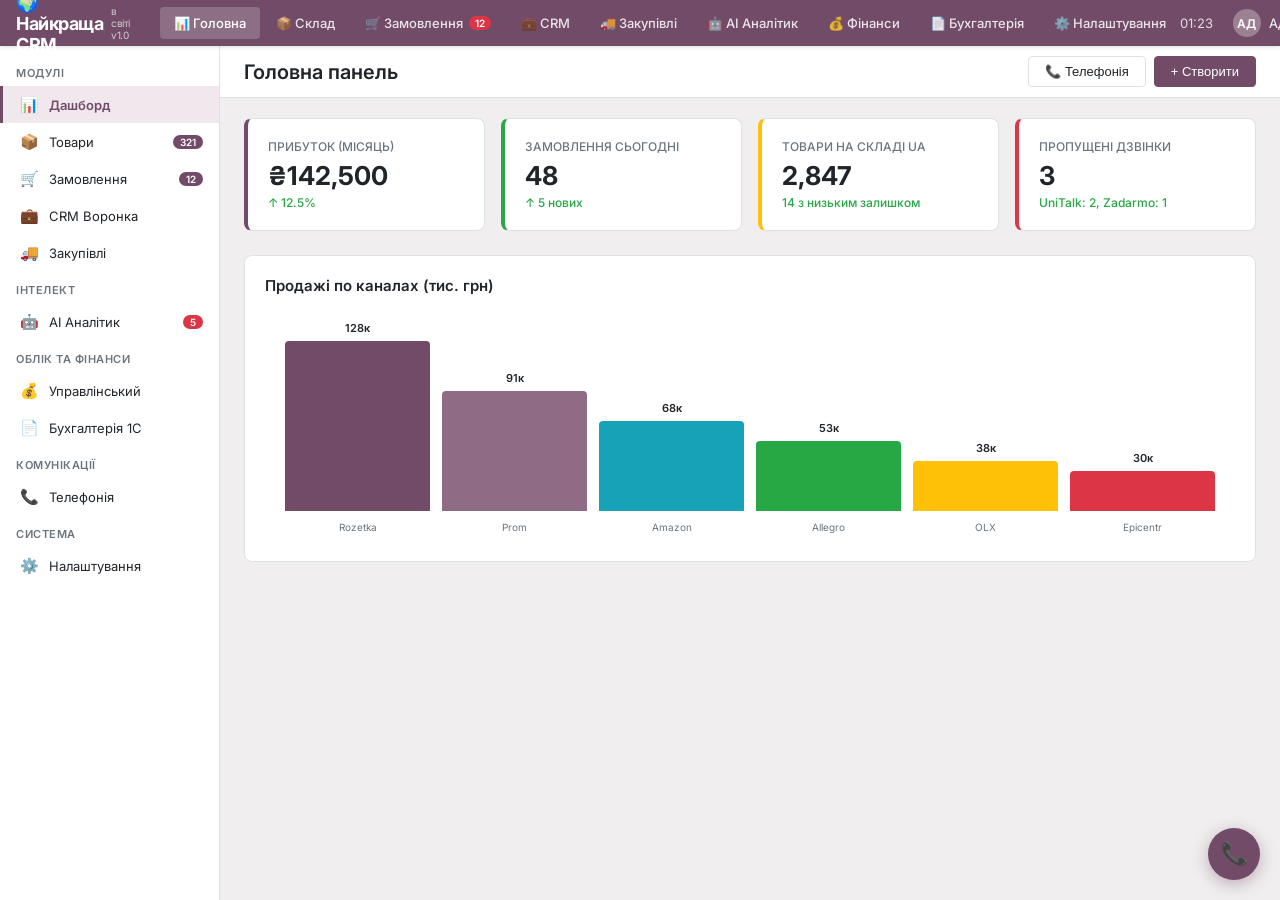
<file: index.html>
<!DOCTYPE html>
<html lang="uk">
<head>
<meta charset="UTF-8">
<meta name="viewport" content="width=device-width, initial-scale=1.0">
<title>Найкраща CRM в світі</title>
<link rel="stylesheet" href="styles.css">
</head>
<body>
<!-- NAVBAR -->
<nav class="o-navbar">
<div class="o-mobile-menu-btn" onclick="toggleSidebar()">☰</div>
<div class="o-navbar-brand">🌍 Найкраща CRM <span>в світі v1.0</span></div>
<div class="o-nav-items">
<div class="o-nav-item active" data-page="page-dashboard" onclick="showPage('page-dashboard')">📊 Головна</div>
<div class="o-nav-item" data-page="page-products" onclick="showPage('page-products')">📦 Склад</div>
<div class="o-nav-item" data-page="page-orders" onclick="showPage('page-orders')">🛒 Замовлення <span class="o-nav-badge">12</span></div>
<div class="o-nav-item" data-page="page-crm" onclick="showPage('page-crm')">💼 CRM</div>
<div class="o-nav-item" data-page="page-purchases" onclick="showPage('page-purchases')">🚚 Закупівлі</div>
<div class="o-nav-item" data-page="page-ai" onclick="showPage('page-ai')">🤖 AI Аналітик</div>
<div class="o-nav-item" data-page="page-finance" onclick="showPage('page-finance')">💰 Фінанси</div>
<div class="o-nav-item" data-page="page-accounting" onclick="showPage('page-accounting')">📄 Бухгалтерія</div>
<div class="o-nav-item" data-page="page-settings" onclick="showPage('page-settings')">⚙️ Налаштування</div>
</div>
<div class="o-nav-right">
<span id="live-clock" style="color:#fff;font-size:13px;opacity:0.8"></span>
<div class="o-user-menu"><div class="o-user-avatar">АД</div><span style="font-size:13px">Адмін</span></div>
</div>
</nav>

<!-- SIDEBAR -->
<aside class="o-sidebar">
<div class="o-sidebar-section">Модулі</div>
<div class="o-sidebar-item active" data-page="page-dashboard" onclick="showPage('page-dashboard')"><span class="o-sidebar-icon">📊</span><span>Дашборд</span></div>
<div class="o-sidebar-item" data-page="page-products" onclick="showPage('page-products')"><span class="o-sidebar-icon">📦</span><span>Товари</span><span class="o-sidebar-badge">321</span></div>
<div class="o-sidebar-item" data-page="page-orders" onclick="showPage('page-orders')"><span class="o-sidebar-icon">🛒</span><span>Замовлення</span><span class="o-sidebar-badge">12</span></div>
<div class="o-sidebar-item" data-page="page-crm" onclick="showPage('page-crm')"><span class="o-sidebar-icon">💼</span><span>CRM Воронка</span></div>
<div class="o-sidebar-item" data-page="page-purchases" onclick="showPage('page-purchases')"><span class="o-sidebar-icon">🚚</span><span>Закупівлі</span></div>
<div class="o-sidebar-section">Інтелект</div>
<div class="o-sidebar-item" data-page="page-ai" onclick="showPage('page-ai')"><span class="o-sidebar-icon">🤖</span><span>AI Аналітик</span><span class="o-sidebar-badge" style="background:#DC3545">5</span></div>
<div class="o-sidebar-section">Облік та Фінанси</div>
<div class="o-sidebar-item" data-page="page-finance" onclick="showPage('page-finance')"><span class="o-sidebar-icon">💰</span><span>Управлінський</span></div>
<div class="o-sidebar-item" data-page="page-accounting" onclick="showPage('page-accounting')"><span class="o-sidebar-icon">📄</span><span>Бухгалтерія 1С</span></div>
<div class="o-sidebar-section">Комунікації</div>
<div class="o-sidebar-item" onclick="togglePhone()"><span class="o-sidebar-icon">📞</span><span>Телефонія</span></div>
<div class="o-sidebar-section">Система</div>
<div class="o-sidebar-item" data-page="page-settings" onclick="showPage('page-settings')"><span class="o-sidebar-icon">⚙️</span><span>Налаштування</span></div>
</aside>

<!-- MAIN -->
<main class="o-main">
<div class="o-control-panel">
<div class="o-breadcrumb"><span id="breadcrumb-title" class="o-breadcrumb-item">Головна панель</span></div>
<div class="o-cp-actions">
<button class="o-btn" onclick="togglePhone()">📞 Телефонія</button>
<button class="o-btn o-btn-primary">+ Створити</button>
</div>
</div>

<!-- PAGE: DASHBOARD -->
<div id="page-dashboard" class="o-page active">
<div class="o-content">
<div class="o-stats-row">
<div class="o-stat-card accent"><div class="o-stat-label">Прибуток (місяць)</div><div class="o-stat-value">₴142,500</div><div class="o-stat-sub">↑ 12.5%</div></div>
<div class="o-stat-card success"><div class="o-stat-label">Замовлення сьогодні</div><div class="o-stat-value">48</div><div class="o-stat-sub">↑ 5 нових</div></div>
<div class="o-stat-card warning"><div class="o-stat-label">Товари на складі UA</div><div class="o-stat-value">2,847</div><div class="o-stat-sub">14 з низьким залишком</div></div>
<div class="o-stat-card danger"><div class="o-stat-label">Пропущені дзвінки</div><div class="o-stat-value">3</div><div class="o-stat-sub">UniTalk: 2, Zadarmo: 1</div></div>
</div>
<div class="o-chart-container">
<div class="o-chart-title">Продажі по каналах (тис. грн)</div>
<div class="o-bar-chart" style="margin-bottom:30px">
<div class="o-bar" data-height="85" style="background:#714B67;height:0"><span class="o-bar-value">128к</span><span class="o-bar-label">Rozetka</span></div>
<div class="o-bar" data-height="60" style="background:#8F6B85;height:0"><span class="o-bar-value">91к</span><span class="o-bar-label">Prom</span></div>
<div class="o-bar" data-height="45" style="background:#17A2B8;height:0"><span class="o-bar-value">68к</span><span class="o-bar-label">Amazon</span></div>
<div class="o-bar" data-height="35" style="background:#28A745;height:0"><span class="o-bar-value">53к</span><span class="o-bar-label">Allegro</span></div>
<div class="o-bar" data-height="25" style="background:#FFC107;height:0"><span class="o-bar-value">38к</span><span class="o-bar-label">OLX</span></div>
<div class="o-bar" data-height="20" style="background:#DC3545;height:0"><span class="o-bar-value">30к</span><span class="o-bar-label">Epicentr</span></div>
</div>
</div>
</div>
</div>

<!-- PAGE: PRODUCTS -->
<div id="page-products" class="o-page">
<div class="o-content">
<div class="o-table-wrap">
<div class="o-table-header"><span class="o-table-title">Товари — Повний звіт (11 колонок з вашого Excel)</span><input class="o-search-box" id="product-search" placeholder="Пошук по артикулу або назві..." oninput="filterProducts()"></div>
<div style="overflow-x:auto">
<table class="o-table"><thead><tr><th>Код 1С</th><th>Артикул</th><th>Номенклатура</th><th>К-сть продано</th><th>Виручка з ПДВ</th><th>Собів-ть з ПДВ</th><th>Валовий прибуток</th><th>Рентаб. %</th><th>Собів-ть (1 шт)</th><th>Ціна продажу</th><th>Залишок</th></tr></thead>
<tbody id="products-tbody">
<tr><td>100002057</td><td>ВА-1</td><td>Вугілля активоване кокосове (1000 г)</td><td>3</td><td>345.00 ₴</td><td>218.63 ₴</td><td><span class="o-margin-good">126.37 ₴</span></td><td><span class="o-margin-good">36.63%</span></td><td>72.88 ₴</td><td>115.00 ₴</td><td><span class="o-stock-ua">UA:300</span> <span class="o-stock-pl">PL:45</span></td></tr>
<tr><td>100000524</td><td>HRDTY48-D</td><td>Дріжджі спиртові турбо Hot Rod 48 на 25 л</td><td>10</td><td>740.00 ₴</td><td>678.75 ₴</td><td><span class="o-margin-bad">61.25 ₴</span></td><td><span class="o-margin-bad">8.28%</span></td><td>67.88 ₴</td><td>74.00 ₴</td><td><span class="o-stock-ua">UA:21</span> <span class="o-stock-pl">PL:150</span></td></tr>
<tr><td>100003891</td><td>BN-882</td><td>Набір для бродіння Pro</td><td>5</td><td>6,250.00 ₴</td><td>4,750.00 ₴</td><td><span class="o-margin-good">1,500.00 ₴</span></td><td><span class="o-margin-good">24.00%</span></td><td>950.00 ₴</td><td>1,250.00 ₴</td><td><span class="o-stock-ua" style="color:var(--odoo-danger)">UA:4</span> <span class="o-stock-pl">PL:0</span></td></tr>
<tr><td>100001122</td><td>DST-500</td><td>Дистилятор мідний 500 мл</td><td>2</td><td>6,400.00 ₴</td><td>4,200.00 ₴</td><td><span class="o-margin-good">2,200.00 ₴</span></td><td><span class="o-margin-good">34.38%</span></td><td>2,100.00 ₴</td><td>3,200.00 ₴</td><td><span class="o-stock-ua">UA:18</span> <span class="o-stock-pl">PL:7</span></td></tr>
<tr><td>100004556</td><td>FLT-10</td><td>Фільтр вугільний 10 л</td><td>8</td><td>2,320.00 ₴</td><td>1,440.00 ₴</td><td><span class="o-margin-good">880.00 ₴</span></td><td><span class="o-margin-good">37.93%</span></td><td>180.00 ₴</td><td>290.00 ₴</td><td><span class="o-stock-ua">UA:56</span> <span class="o-stock-pl">PL:23</span></td></tr>
</tbody></table>
</div>
</div>
</div>
</div>

<!-- PAGE: ORDERS -->
<div id="page-orders" class="o-page">
<div class="o-content">
<div class="o-table-wrap">
<div class="o-table-header"><span class="o-table-title">Замовлення з усіх каналів</span><input class="o-search-box" id="order-search" placeholder="Пошук..." oninput="filterOrders()"></div>
<table class="o-table"><thead><tr><th>ID</th><th>Джерело</th><th>Клієнт</th><th>Товар</th><th>Сума</th><th>Статус</th><th>Дата</th></tr></thead>
<tbody id="orders-tbody">
<tr><td>#AMZ-9842</td><td><span class="o-badge" style="background:#FF990022;color:#FF9900">Amazon</span></td><td>Klaus M.</td><td>Дистилятор мідний 500 мл</td><td>€89.00</td><td><span class="o-badge o-badge-new">Нове</span></td><td>23.04.2026</td></tr>
<tr><td>#RZK-20349</td><td><span class="o-badge" style="background:#00A04622;color:#00A046">Rozetka</span></td><td>Іванов С.</td><td>Вугілля активоване (1000 г) ×3</td><td>₴1,450</td><td><span class="o-badge o-badge-process">Обробка</span></td><td>23.04.2026</td></tr>
<tr><td>#PRM-8811</td><td><span class="o-badge" style="background:#2196F322;color:#2196F3">Prom</span></td><td>Петренко О.</td><td>Набір для бродіння Pro</td><td>₴1,250</td><td><span class="o-badge o-badge-done">Відправлено</span></td><td>22.04.2026</td></tr>
<tr><td>#ALG-5512</td><td><span class="o-badge" style="background:#FF5A0022;color:#FF5A00">Allegro</span></td><td>Kowalski J.</td><td>Фільтр вугільний 10 л</td><td>85 zł</td><td><span class="o-badge o-badge-new">Нове</span></td><td>23.04.2026</td></tr>
<tr><td>#OLX-3321</td><td><span class="o-badge" style="background:#00234822;color:#002348">OLX</span></td><td>Ковальчук М.</td><td>Дріжджі Hot Rod 48 ×5</td><td>₴370</td><td><span class="o-badge o-badge-process">Обробка</span></td><td>22.04.2026</td></tr>
</tbody></table>
</div>
</div>
</div>

<!-- PAGE: CRM KANBAN -->
<div id="page-crm" class="o-page">
<div class="o-content">
<div class="o-kanban-board">
<div class="o-kanban-column"><div class="o-kanban-col-header">Нові ліди <span class="o-kanban-col-count">3</span></div><div class="o-kanban-col-body">
<div class="o-kanban-card"><div class="o-kanban-card-title">ТОВ «Пивовар»</div><div class="o-kanban-card-sub">Запит на обладнання для пивоварні</div><div class="o-kanban-card-amount">₴48,000</div><div class="o-kanban-card-tag">Опт</div></div>
<div class="o-kanban-card"><div class="o-kanban-card-title">Kowalski Sp.</div><div class="o-kanban-card-sub">Allegro — набори для бродіння</div><div class="o-kanban-card-amount">2,400 zł</div><div class="o-kanban-card-tag">Польща</div></div>
<div class="o-kanban-card"><div class="o-kanban-card-title">Сидоренко А.</div><div class="o-kanban-card-sub">Дзвінок з Rozetka, хоче опт</div><div class="o-kanban-card-amount">₴12,000</div><div class="o-kanban-card-tag">Роздріб→Опт</div></div>
</div></div>
<div class="o-kanban-column"><div class="o-kanban-col-header">Переговори <span class="o-kanban-col-count">2</span></div><div class="o-kanban-col-body">
<div class="o-kanban-card"><div class="o-kanban-card-title">FermentPro GmbH</div><div class="o-kanban-card-sub">Amazon DE — постійне постачання</div><div class="o-kanban-card-amount">€5,200/міс</div><div class="o-kanban-card-tag">B2B</div></div>
<div class="o-kanban-card"><div class="o-kanban-card-title">«Напої Львова»</div><div class="o-kanban-card-sub">Дистилятори + фільтри</div><div class="o-kanban-card-amount">₴86,000</div><div class="o-kanban-card-tag">Опт</div></div>
</div></div>
<div class="o-kanban-column"><div class="o-kanban-col-header">Рахунок виставлено <span class="o-kanban-col-count">1</span></div><div class="o-kanban-col-body">
<div class="o-kanban-card"><div class="o-kanban-card-title">ТОВ «Хмільна Країна»</div><div class="o-kanban-card-sub">Повний комплект обладнання</div><div class="o-kanban-card-amount">₴124,000</div><div class="o-kanban-card-tag">Опт</div></div>
</div></div>
<div class="o-kanban-column"><div class="o-kanban-col-header">Виграно ✓ <span class="o-kanban-col-count">4</span></div><div class="o-kanban-col-body">
<div class="o-kanban-card" style="border-left:3px solid #28A745"><div class="o-kanban-card-title">Bierhaus Berlin</div><div class="o-kanban-card-sub">Amazon DE — разова закупка</div><div class="o-kanban-card-amount">€3,100</div></div>
<div class="o-kanban-card" style="border-left:3px solid #28A745"><div class="o-kanban-card-title">ФОП Мельник</div><div class="o-kanban-card-sub">Prom — обладнання</div><div class="o-kanban-card-amount">₴28,500</div></div>
</div></div>
</div>
</div>
</div>

<!-- PAGE: PURCHASES -->
<div id="page-purchases" class="o-page">
<div class="o-content">
<div class="o-table-wrap">
<div class="o-table-header"><span class="o-table-title">Замовлення постачальникам</span><button class="o-btn o-btn-primary" style="margin-left:auto">+ Нове замовлення</button></div>
<table class="o-table"><thead><tr><th>№</th><th>Постачальник</th><th>Товари</th><th>Сума</th><th>Статус</th><th>Очікувана дата</th></tr></thead>
<tbody>
<tr><td>PO-2026-041</td><td>China Direct Ltd.</td><td>Дистилятори мідні ×50</td><td>$4,200</td><td><div class="o-purchase-status"><span class="o-status-dot yellow"></span> В дорозі</div></td><td>28.04.2026</td></tr>
<tr><td>PO-2026-040</td><td>ТОВ «ХімРесурс»</td><td>Вугілля кокосове ×200 кг</td><td>₴18,400</td><td><div class="o-purchase-status"><span class="o-status-dot green"></span> Доставлено</div></td><td>20.04.2026</td></tr>
<tr><td>PO-2026-039</td><td>Ferment Supply PL</td><td>Дріжджі Hot Rod ×500 шт</td><td>8,500 zł</td><td><div class="o-purchase-status"><span class="o-status-dot red"></span> Затримка!</div></td><td>15.04.2026</td></tr>
</tbody></table>
</div>
</div>
</div>

<!-- PAGE: SETTINGS -->
<div id="page-settings" class="o-page">
<div class="o-content">
<div class="o-settings-grid">
<div class="o-settings-card">
<h3>👥 Користувачі та ролі</h3>
<table class="o-table"><thead><tr><th>Ім'я</th><th>Email</th><th>Роль</th><th>Регіон</th></tr></thead>
<tbody>
<tr><td>Власник</td><td>admin@bigcat.ua</td><td><span class="o-badge o-badge-process">Адмін</span></td><td>UA + PL</td></tr>
<tr><td>Олена К.</td><td>olena@bigcat.ua</td><td><span class="o-badge o-badge-done">Менеджер</span></td><td>UA</td></tr>
<tr><td>Marek W.</td><td>marek@bigcat.pl</td><td><span class="o-badge o-badge-done">Менеджер</span></td><td>PL</td></tr>
<tr><td>Андрій Л.</td><td>andriy@bigcat.ua</td><td><span class="o-badge o-badge-new">Склад</span></td><td>UA</td></tr>
</tbody></table>
<button class="o-btn o-btn-primary" style="margin-top:12px">+ Додати користувача</button>
</div>
<div class="o-settings-card">
<h3>🔗 Інтеграції</h3>
<div class="o-form-group"><label class="o-form-label">Rozetka API</label><div class="o-purchase-status"><span class="o-status-dot green"></span> Підключено</div></div>
<div class="o-form-group"><label class="o-form-label">Prom API</label><div class="o-purchase-status"><span class="o-status-dot green"></span> Підключено</div></div>
<div class="o-form-group"><label class="o-form-label">Amazon SP-API</label><div class="o-purchase-status"><span class="o-status-dot yellow"></span> Очікує ключ</div></div>
<div class="o-form-group"><label class="o-form-label">Allegro API</label><div class="o-purchase-status"><span class="o-status-dot yellow"></span> Очікує ключ</div></div>
<div class="o-form-group"><label class="o-form-label">OLX API</label><div class="o-purchase-status"><span class="o-status-dot red"></span> Не підключено</div></div>
<div class="o-form-group"><label class="o-form-label">Epicentr API</label><div class="o-purchase-status"><span class="o-status-dot red"></span> Не підключено</div></div>
<div class="o-form-group"><label class="o-form-label">UniTalk (UA)</label><div class="o-purchase-status"><span class="o-status-dot green"></span> Активний</div></div>
<div class="o-form-group"><label class="o-form-label">Zadarmo (PL)</label><div class="o-purchase-status"><span class="o-status-dot green"></span> Активний</div></div>
</div>
</div>
</div>
</div>

<!-- PAGE: AI ANALYTICS -->
<div id="page-ai" class="o-page">
<div class="o-content">
<div class="o-stats-row">
<div class="o-stat-card danger"><div class="o-stat-label">🔴 Критичні проблеми</div><div class="o-stat-value">2</div><div class="o-stat-sub">Потребують негайної уваги</div></div>
<div class="o-stat-card warning"><div class="o-stat-label">🟡 Попередження</div><div class="o-stat-value">3</div><div class="o-stat-sub">Ризики найближчих днів</div></div>
<div class="o-stat-card success"><div class="o-stat-label">🟢 Рекомендації</div><div class="o-stat-value">4</div><div class="o-stat-sub">Можливості для зростання</div></div>
<div class="o-stat-card accent"><div class="o-stat-label">📊 Оцінка здоров'я бізнесу</div><div class="o-stat-value">7.2/10</div><div class="o-stat-sub">↑ 0.4 з минулого тижня</div></div>
</div>

<div class="ai-section"><div class="ai-section-title">🔴 Критичні проблеми</div>
<div class="ai-card ai-critical">
<div class="ai-card-header"><span class="ai-icon">⚠️</span><span class="ai-card-title">Товар BN-882 закінчиться через 2 дні</span></div>
<div class="ai-card-body">«Набір для бродіння Pro» — залишок UA: 4 шт, PL: 0 шт. При поточній швидкості продажів (2 шт/день) запас вичерпається 25.04.2026.</div>
<div class="ai-card-action"><button class="o-btn o-btn-primary" style="font-size:12px">Створити закупівлю →</button></div>
</div>
<div class="ai-card ai-critical">
<div class="ai-card-header"><span class="ai-icon">⚠️</span><span class="ai-card-title">Менеджер Олена не обробила 5 замовлень</span></div>
<div class="ai-card-body">Замовлення #RZK-20341, #PRM-8807, #OLX-3318, #RZK-20345, #PRM-8809 очікують обробки більше 24 годин. Середній час відповіді Олени зріс з 2 до 8 годин за тиждень.</div>
<div class="ai-card-action"><button class="o-btn" style="font-size:12px">Переглянути замовлення →</button></div>
</div>
</div>

<div class="ai-section"><div class="ai-section-title">🟡 Попередження</div>
<div class="ai-card ai-warning">
<div class="ai-card-header"><span class="ai-icon">📉</span><span class="ai-card-title">Маржа HRDTY48-D занадто низька: 8.3%</span></div>
<div class="ai-card-body">Дріжджі Hot Rod 48 продаються з маржою 8.3%, що нижче порогу рентабельності (15%). Рекомендація: підняти ціну з 74₴ до 85₴ (+14.9%) або знайти дешевшого постачальника.</div>
</div>
<div class="ai-card ai-warning">
<div class="ai-card-header"><span class="ai-icon">🚚</span><span class="ai-card-title">Постачальник Ferment Supply PL — 3-тя затримка поспіль</span></div>
<div class="ai-card-body">Замовлення PO-2026-039 затримано на 8 днів. Це третя затримка за останні 2 місяці. Ризик зриву поставок. Рекомендація: знайти альтернативного постачальника.</div>
</div>
<div class="ai-card ai-warning">
<div class="ai-card-header"><span class="ai-icon">📞</span><span class="ai-card-title">3 пропущені дзвінки без перезвону</span></div>
<div class="ai-card-body">UniTalk зафіксував 2 пропущені дзвінки (12:15, 14:42), Zadarmo — 1 (09:30). Жоден не був перезвонений протягом 4 годин. Потенційна втрата клієнтів.</div>
</div>
</div>

<div class="ai-section"><div class="ai-section-title">🟢 Рекомендації для зростання</div>
<div class="ai-card ai-good">
<div class="ai-card-header"><span class="ai-icon">🇵🇱</span><span class="ai-card-title">Перемістити ВА-1 на склад Польщі</span></div>
<div class="ai-card-body">Вугілля активоване продається в Польщі в 4 рази швидше, ніж в Україні. Поточний залишок PL: 45 шт. Рекомендація: перемістити 100 шт зі складу UA (300 шт) до PL.</div>
</div>
<div class="ai-card ai-good">
<div class="ai-card-header"><span class="ai-icon">📈</span><span class="ai-card-title">Rozetka — найприбутковіший канал</span></div>
<div class="ai-card-body">Rozetka генерує 35% загального прибутку при 28% витрат. Рекомендація: збільшити асортимент на Rozetka на 15-20 позицій для зростання виручки на ~₴40,000/міс.</div>
</div>
<div class="ai-card ai-good">
<div class="ai-card-header"><span class="ai-icon">💰</span><span class="ai-card-title">Дистилятор DST-500 — лідер маржі</span></div>
<div class="ai-card-body">Маржинальність 34.4% при середньому чеку ₴3,200. Цей товар приносить найбільше прибутку на одиницю. Рекомендація: запустити рекламу на Amazon DE.</div>
</div>
<div class="ai-card ai-good">
<div class="ai-card-header"><span class="ai-icon">🔄</span><span class="ai-card-title">Оптимізація цін на Allegro</span></div>
<div class="ai-card-body">Аналіз конкурентів показує, що ваші ціни на Allegro на 12% вищі за середні. Зниження на 5-7% може збільшити обсяг продажів на 25% без втрати маржі.</div>
</div>
</div>

</div>
</div>

<!-- PAGE: FINANCE -->
<div id="page-finance" class="o-page">
<div class="o-content">
<div class="o-stats-row">
<div class="o-stat-card success"><div class="o-stat-label">Чистий прибуток (P&L)</div><div class="o-stat-value">₴98,420</div><div class="o-stat-sub">Метод FIFO (як в 1С)</div></div>
<div class="o-stat-card accent"><div class="o-stat-label">Каса та Рахунки</div><div class="o-stat-value">₴412,000</div><div class="o-stat-sub">UA: 280к, PL: 15к zł</div></div>
<div class="o-stat-card warning"><div class="o-stat-label">Дебіторка (Нам винні)</div><div class="o-stat-value">₴156,000</div><div class="o-stat-sub">Очікуємо від Amazon/Rozetka</div></div>
<div class="o-stat-card danger"><div class="o-stat-label">Кредиторка (Ми винні)</div><div class="o-stat-value">₴84,000</div><div class="o-stat-sub">Постачальникам та логістиці</div></div>
</div>

<div class="o-grid-2">
<div class="o-settings-card">
<h3>📊 Звіт про прибутки та збитки (P&L)</h3>
<table class="o-table">
<thead><tr><th>Стаття</th><th>Сума (грн)</th><th>% від виручки</th></tr></thead>
<tbody>
<tr><td><b>Виручка від продажів</b></td><td><b>₴452,000</b></td><td>100%</td></tr>
<tr style="color:#666"><td>Собівартість (COGS)</td><td>-₴284,500</td><td>62.9%</td></tr>
<tr><td><b>Валовий прибуток</b></td><td><b>₴167,500</b></td><td>37.1%</td></tr>
<tr style="color:#666"><td>Операційні витрати (Оренда, з/п)</td><td>-₴45,000</td><td>9.9%</td></tr>
<tr style="color:#666"><td>Логістика (НП, InPost)</td><td>-₴18,400</td><td>4.1%</td></tr>
<tr style="color:#666"><td>Комісії маркетплейсів</td><td>-₴5,680</td><td>1.3%</td></tr>
<hr>
<tr style="background:#f8f9fa; font-weight:700"><td>ЧИСТИЙ ПРИБУТОК</td><td>₴98,420</td><td>21.8%</td></tr>
</tbody>
</table>
</div>

<div class="o-settings-card">
<h3>🌍 Баланс по маркетплейсах (Дебіторка)</h3>
<table class="o-table">
<thead><tr><th>Маркетплейс</th><th>Валюта</th><th>До виплати</th><th>Еквівалент грн</th></tr></thead>
<tbody>
<tr><td>Amazon DE</td><td>€2,450</td><td>Очікує</td><td>₴102,900</td></tr>
<tr><td>Allegro PL</td><td>3,200 zł</td><td>Очікує</td><td>₴31,360</td></tr>
<tr><td>Rozetka</td><td>₴15,400</td><td>Виплата 25.04</td><td>₴15,400</td></tr>
<tr><td>Prom.ua</td><td>₴6,340</td><td>Активно</td><td>₴6,340</td></tr>
</tbody>
</table>
<button class="o-btn" style="margin-top:10px">Звірка залишків з 1С →</button>
</div>
</div>

<div class="o-settings-card" style="margin-top:20px">
<h3>👥 Розрахунок зарплати (Бонуси від прибутку)</h3>
<table class="o-table">
<thead><tr><th>Менеджер</th><th>Валовий прибуток</th><th>% бонуса</th><th>Сума бонуса</th><th>Статус</th></tr></thead>
<tbody>
<tr><td>Олена К. (UA)</td><td>₴86,400</td><td>5%</td><td>₴4,320</td><td><span class="o-badge o-badge-process">Розраховано</span></td></tr>
<tr><td>Marek W. (PL)</td><td>6,800 zł</td><td>3%</td><td>204 zł</td><td><span class="o-badge o-badge-done">Виплачено</span></td></tr>
</tbody>
</table>
</div>
</div>
</div>

<!-- PAGE: ACCOUNTING -->
<div id="page-accounting" class="o-page">
<div class="o-content">

<!-- Bank Sync -->
<div class="o-settings-card" style="margin-bottom: 20px;">
<div style="display:flex; justify-content:space-between; align-items:center; margin-bottom:15px;">
    <h3 style="margin:0;">🏦 Банк-клієнт (Авто-рознесення платежів)</h3>
    <button class="o-btn o-btn-primary">↻ Синхронізувати API банків</button>
</div>
<p style="font-size:13px; color:#666; margin-bottom:15px;">Пряма інтеграція. Забудьте про ручний експорт/імпорт CSV виписок як в 1С.</p>
<table class="o-table">
<thead><tr><th>Дата</th><th>Банк</th><th>Контрагент / Призначення</th><th>Сума</th><th>Статус рознесення</th></tr></thead>
<tbody>
<tr><td>Сьогодні 10:15</td><td><span class="o-badge" style="background:#000;color:#fff">Monobank</span></td><td>ФОП Іванов / Оплата за рахунком №45</td><td><span class="o-margin-good">+₴14,500</span></td><td><span class="o-badge o-badge-done">Зв'язано з Замовленням #PRM-8811</span></td></tr>
<tr><td>Сьогодні 09:30</td><td><span class="o-badge" style="background:#8AC832;color:#fff">ПриватБанк</span></td><td>ТОВ "Нова Пошта" / Логістичні послуги</td><td><span class="o-margin-bad">-₴2,340</span></td><td><span class="o-badge o-badge-process">Рознесено у Витрати (Логістика)</span></td></tr>
<tr><td>Вчора 18:00</td><td><span class="o-badge" style="background:#E3000F;color:#fff">mBank PL</span></td><td>Allegro sp. z o.o. / Виплата</td><td><span class="o-margin-good">+3,200 zł</span></td><td><span class="o-badge o-badge-done">Зв'язано з Дебіторкою</span></td></tr>
</tbody>
</table>
</div>

<!-- Primary Documents -->
<div class="o-settings-card" style="margin-bottom: 20px;">
<div style="display:flex; justify-content:space-between; align-items:center; margin-bottom:15px;">
    <h3 style="margin:0;">📄 Реєстр первинних документів (Заміна 1С)</h3>
    <div>
        <button class="o-btn">+ Рахунок-фактура</button>
        <button class="o-btn">+ Видаткова накладна</button>
        <button class="o-btn">+ Акт звірки</button>
    </div>
</div>
<table class="o-table">
<thead><tr><th>№ Документа</th><th>Тип</th><th>Контрагент</th><th>Сума</th><th>ЕДО (Вчасно/Paperless)</th><th>Дія</th></tr></thead>
<tbody>
<tr><td>ВН-00124</td><td>Видаткова накладна</td><td>ТОВ "Пивоварня"</td><td>₴48,000</td><td><span class="o-badge o-badge-done">Підписано КЕП</span></td><td><button class="o-btn" style="padding:2px 8px;font-size:11px">PDF</button></td></tr>
<tr><td>РХ-00892</td><td>Рахунок-фактура</td><td>ФОП Петренко</td><td>₴12,500</td><td><span class="o-badge o-badge-process">Відправлено клієнту</span></td><td><button class="o-btn" style="padding:2px 8px;font-size:11px">PDF</button></td></tr>
<tr><td>АЗ-00045</td><td>Акт звірки</td><td>Amazon EU S.a.r.l.</td><td>€2,450</td><td><span class="o-badge o-badge-new">Очікує підпису</span></td><td><button class="o-btn" style="padding:2px 8px;font-size:11px">PDF</button></td></tr>
</tbody>
</table>
</div>

<!-- ОСВ Preview -->
<div class="o-settings-card">
<h3 style="margin-top:0;">📒 Оборотно-сальдова відомість (ОСВ)</h3>
<p style="font-size:13px; color:#666; margin-bottom:15px;">Управлінський баланс подвійного запису. Зрозумілий інтерфейс для власника та бухгалтера.</p>
<table class="o-table">
<thead><tr><th>Рахунок</th><th>Сальдо на початок (Дт)</th><th>Обороти Дт</th><th>Обороти Кт</th><th>Сальдо на кінець (Дт)</th></tr></thead>
<tbody>
<tr><td><b>30. Каса (Готівка)</b></td><td>₴45,000</td><td>₴12,000</td><td>₴5,000</td><td><b>₴52,000</b></td></tr>
<tr><td><b>31. Рахунки в банках</b></td><td>₴210,000</td><td>₴145,000</td><td>₴84,000</td><td><b>₴271,000</b></td></tr>
<tr><td><b>36. Розрахунки з покупцями</b></td><td>₴15,000</td><td>₴80,000</td><td>₴75,000</td><td><b>₴20,000</b></td></tr>
<tr><td><b>28. Товари на складі</b></td><td>₴850,000</td><td>₴120,000</td><td>₴95,000</td><td><b>₴875,000</b></td></tr>
</tbody>
</table>
</div>

</div>
</div>

</main>

<!-- PHONE PANEL -->
<div id="phone-panel" class="o-phone-panel">
<div class="o-phone-header"><span>📞 Вхідний дзвінок</span><span onclick="togglePhone()" style="cursor:pointer">✕</span></div>
<div class="o-phone-body">
<div style="font-size:14px;color:#714B67;font-weight:600">UniTalk UA</div>
<div class="o-phone-number">+380 67 123 4567</div>
<div class="o-phone-status">Клієнт: Іванов Сергій — Rozetka (3 замовлення)</div>
<div class="o-phone-actions">
<button class="o-phone-btn o-phone-btn-accept" onclick="togglePhone()">📞</button>
<button class="o-phone-btn o-phone-btn-mute">🔇</button>
<button class="o-phone-btn o-phone-btn-reject" onclick="togglePhone()">✕</button>
</div>
</div>
</div>
<button id="phone-fab" class="o-phone-fab" onclick="togglePhone()">📞</button>

<script src="app.js"></script>
</body>
</html>
</file>
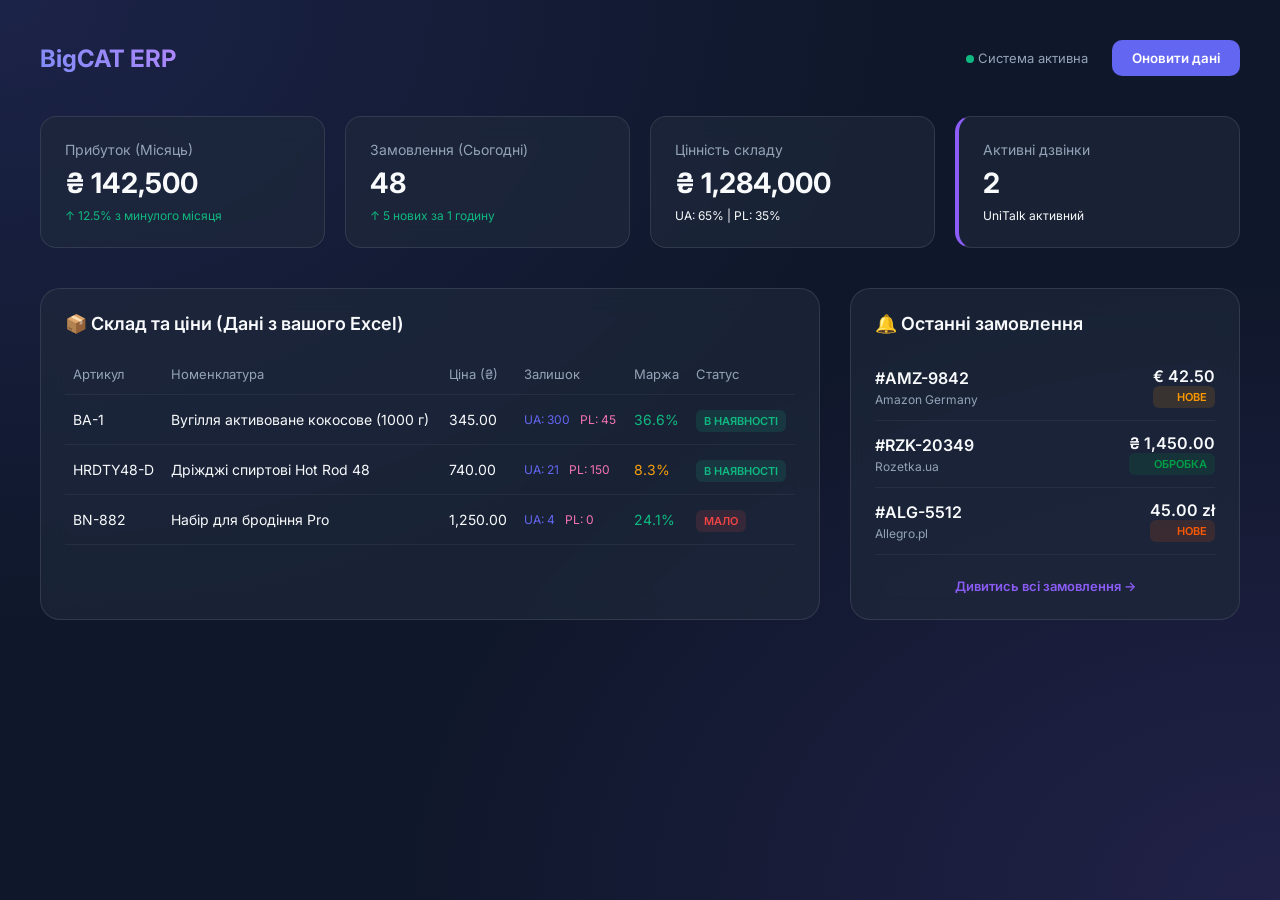
<file: dashboard_preview.html>
<!DOCTYPE html>
<html lang="uk">
<head>
    <meta charset="UTF-8">
    <meta name="viewport" content="width=device-width, initial-scale=1.0">
    <title>BigCAT ERP - Dashboard Preview</title>
    <link href="https://fonts.googleapis.com/css2?family=Inter:wght@300;400;600;700&display=swap" rel="stylesheet">
    <style>
        :root {
            --primary: #6366f1;
            --primary-dark: #4f46e5;
            --bg: #0f172a;
            --card-bg: rgba(30, 41, 59, 0.7);
            --text: #f8fafc;
            --text-muted: #94a3b8;
            --success: #10b981;
            --warning: #f59e0b;
            --danger: #ef4444;
            --accent: #8b5cf6;
        }

        * {
            margin: 0;
            padding: 0;
            box-sizing: border-box;
            font-family: 'Inter', sans-serif;
        }

        body {
            background: var(--bg);
            background-image: 
                radial-gradient(at 0% 0%, rgba(99, 102, 241, 0.15) 0px, transparent 50%),
                radial-gradient(at 100% 100%, rgba(139, 92, 246, 0.15) 0px, transparent 50%);
            color: var(--text);
            min-height: 100vh;
            padding: 40px;
        }

        .container {
            max-width: 1200px;
            margin: 0 auto;
        }

        header {
            display: flex;
            justify-content: space-between;
            align-items: center;
            margin-bottom: 40px;
        }

        .logo {
            font-size: 24px;
            font-weight: 700;
            background: linear-gradient(45deg, #818cf8, #c084fc);
            -webkit-background-clip: text;
            -webkit-text-fill-color: transparent;
        }

        .stats-grid {
            display: grid;
            grid-template-columns: repeat(auto-fit, minmax(240px, 1fr));
            gap: 20px;
            margin-bottom: 40px;
        }

        .stat-card {
            background: var(--card-bg);
            backdrop-filter: blur(12px);
            border: 1px solid rgba(255, 255, 255, 0.1);
            padding: 24px;
            border-radius: 16px;
            transition: transform 0.3s ease;
        }

        .stat-card:hover {
            transform: translateY(-5px);
            border-color: rgba(99, 102, 241, 0.4);
        }

        .stat-label {
            color: var(--text-muted);
            font-size: 14px;
            margin-bottom: 8px;
        }

        .stat-value {
            font-size: 28px;
            font-weight: 700;
        }

        .stat-trend {
            font-size: 12px;
            margin-top: 8px;
        }

        .trend-up { color: var(--success); }

        .main-content {
            display: grid;
            grid-template-columns: 2fr 1fr;
            gap: 30px;
        }

        .card {
            background: var(--card-bg);
            backdrop-filter: blur(12px);
            border: 1px solid rgba(255, 255, 255, 0.1);
            border-radius: 20px;
            padding: 24px;
        }

        h2 {
            font-size: 18px;
            margin-bottom: 20px;
            font-weight: 600;
            display: flex;
            align-items: center;
            gap: 10px;
        }

        table {
            width: 100%;
            border-collapse: collapse;
        }

        th {
            text-align: left;
            color: var(--text-muted);
            font-weight: 400;
            font-size: 13px;
            padding: 12px 8px;
            border-bottom: 1px solid rgba(255, 255, 255, 0.05);
        }

        td {
            padding: 16px 8px;
            font-size: 14px;
            border-bottom: 1px solid rgba(255, 255, 255, 0.05);
        }

        .badge {
            padding: 4px 8px;
            border-radius: 6px;
            font-size: 11px;
            font-weight: 600;
            text-transform: uppercase;
        }

        .badge-amazon { background: #ff990022; color: #ff9900; }
        .badge-rozetka { background: #00a04622; color: #00a046; }
        .badge-success { background: #10b98122; color: #10b981; }

        .stock-tag {
            display: flex;
            gap: 10px;
            font-size: 12px;
        }

        .stock-ua { color: #6366f1; }
        .stock-pl { color: #f472b6; }

        .order-item {
            display: flex;
            justify-content: space-between;
            align-items: center;
            padding: 12px 0;
            border-bottom: 1px solid rgba(255, 255, 255, 0.05);
        }

        .order-info {
            display: flex;
            flex-direction: column;
            gap: 4px;
        }

        .order-source {
            font-size: 12px;
            color: var(--text-muted);
        }

        .btn {
            background: var(--primary);
            color: white;
            border: none;
            padding: 10px 20px;
            border-radius: 10px;
            font-weight: 600;
            cursor: pointer;
            transition: 0.2s;
        }

        .btn:hover {
            background: var(--primary-dark);
            box-shadow: 0 0 20px rgba(99, 102, 241, 0.4);
        }

        .pulse {
            width: 8px;
            height: 8px;
            background: var(--success);
            border-radius: 50%;
            display: inline-block;
            box-shadow: 0 0 0 0 rgba(16, 185, 129, 1);
            animation: pulse 2s infinite;
        }

        @keyframes pulse {
            0% { transform: scale(0.95); box-shadow: 0 0 0 0 rgba(16, 185, 129, 0.7); }
            70% { transform: scale(1); box-shadow: 0 0 0 10px rgba(16, 185, 129, 0); }
            100% { transform: scale(0.95); box-shadow: 0 0 0 0 rgba(16, 185, 129, 0); }
        }
    </style>
</head>
<body>
    <div class="container">
        <header>
            <div class="logo">BigCAT ERP <span style="font-size: 12px; font-weight: 300; opacity: 0.6; margin-left: 10px;">PREVIEW</span></div>
            <div>
                <span style="font-size: 13px; color: var(--text-muted); margin-right: 20px;"><span class="pulse"></span> Система активна</span>
                <button class="btn">Оновити дані</button>
            </div>
        </header>

        <div class="stats-grid">
            <div class="stat-card">
                <div class="stat-label">Прибуток (Місяць)</div>
                <div class="stat-value">₴ 142,500</div>
                <div class="stat-trend trend-up">↑ 12.5% з минулого місяця</div>
            </div>
            <div class="stat-card">
                <div class="stat-label">Замовлення (Сьогодні)</div>
                <div class="stat-value">48</div>
                <div class="stat-trend trend-up">↑ 5 нових за 1 годину</div>
            </div>
            <div class="stat-card">
                <div class="stat-label">Цінність складу</div>
                <div class="stat-value">₴ 1,284,000</div>
                <div class="stat-trend">UA: 65% | PL: 35%</div>
            </div>
            <div class="stat-card" style="border-left: 4px solid var(--accent);">
                <div class="stat-label">Активні дзвінки</div>
                <div class="stat-value">2</div>
                <div class="stat-trend">UniTalk активний</div>
            </div>
        </div>

        <div class="main-content">
            <div class="card">
                <h2>📦 Склад та ціни (Дані з вашого Excel)</h2>
                <table>
                    <thead>
                        <tr>
                            <th>Артикул</th>
                            <th>Номенклатура</th>
                            <th>Ціна (₴)</th>
                            <th>Залишок</th>
                            <th>Маржа</th>
                            <th>Статус</th>
                        </tr>
                    </thead>
                    <tbody>
                        <tr>
                            <td>ВА-1</td>
                            <td>Вугілля активоване кокосове (1000 г)</td>
                            <td>345.00</td>
                            <td>
                                <div class="stock-tag">
                                    <span class="stock-ua">UA: 300</span>
                                    <span class="stock-pl">PL: 45</span>
                                </div>
                            </td>
                            <td><span style="color: var(--success);">36.6%</span></td>
                            <td><span class="badge badge-success">В наявності</span></td>
                        </tr>
                        <tr>
                            <td>HRDTY48-D</td>
                            <td>Дріжджі спиртові Hot Rod 48</td>
                            <td>740.00</td>
                            <td>
                                <div class="stock-tag">
                                    <span class="stock-ua">UA: 21</span>
                                    <span class="stock-pl">PL: 150</span>
                                </div>
                            </td>
                            <td><span style="color: var(--warning);">8.3%</span></td>
                            <td><span class="badge badge-success">В наявності</span></td>
                        </tr>
                        <tr>
                            <td>BN-882</td>
                            <td>Набір для бродіння Pro</td>
                            <td>1,250.00</td>
                            <td>
                                <div class="stock-tag">
                                    <span class="stock-ua">UA: 4</span>
                                    <span class="stock-pl">PL: 0</span>
                                </div>
                            </td>
                            <td><span style="color: var(--success);">24.1%</span></td>
                            <td><span class="badge" style="background: #ef444422; color: #ef4444;">Мало</span></td>
                        </tr>
                    </tbody>
                </table>
            </div>

            <div class="card">
                <h2>🔔 Останні замовлення</h2>
                <div class="order-item">
                    <div class="order-info">
                        <div style="font-weight: 600;">#AMZ-9842</div>
                        <div class="order-source">Amazon Germany</div>
                    </div>
                    <div style="text-align: right;">
                        <div style="font-weight: 600;">€ 42.50</div>
                        <div class="badge badge-amazon">Нове</div>
                    </div>
                </div>
                <div class="order-item">
                    <div class="order-info">
                        <div style="font-weight: 600;">#RZK-20349</div>
                        <div class="order-source">Rozetka.ua</div>
                    </div>
                    <div style="text-align: right;">
                        <div style="font-weight: 600;">₴ 1,450.00</div>
                        <div class="badge badge-rozetka">Обробка</div>
                    </div>
                </div>
                <div class="order-item">
                    <div class="order-info">
                        <div style="font-weight: 600;">#ALG-5512</div>
                        <div class="order-source">Allegro.pl</div>
                    </div>
                    <div style="text-align: right;">
                        <div style="font-weight: 600;">45.00 zł</div>
                        <div class="badge" style="background: #ff5a0022; color: #ff5a00;">Нове</div>
                    </div>
                </div>
                <div style="margin-top: 20px; text-align: center;">
                    <a href="#" style="color: var(--accent); font-size: 13px; text-decoration: none; font-weight: 600;">Дивитись всі замовлення →</a>
                </div>
            </div>
        </div>
    </div>
</body>
</html>
</file>
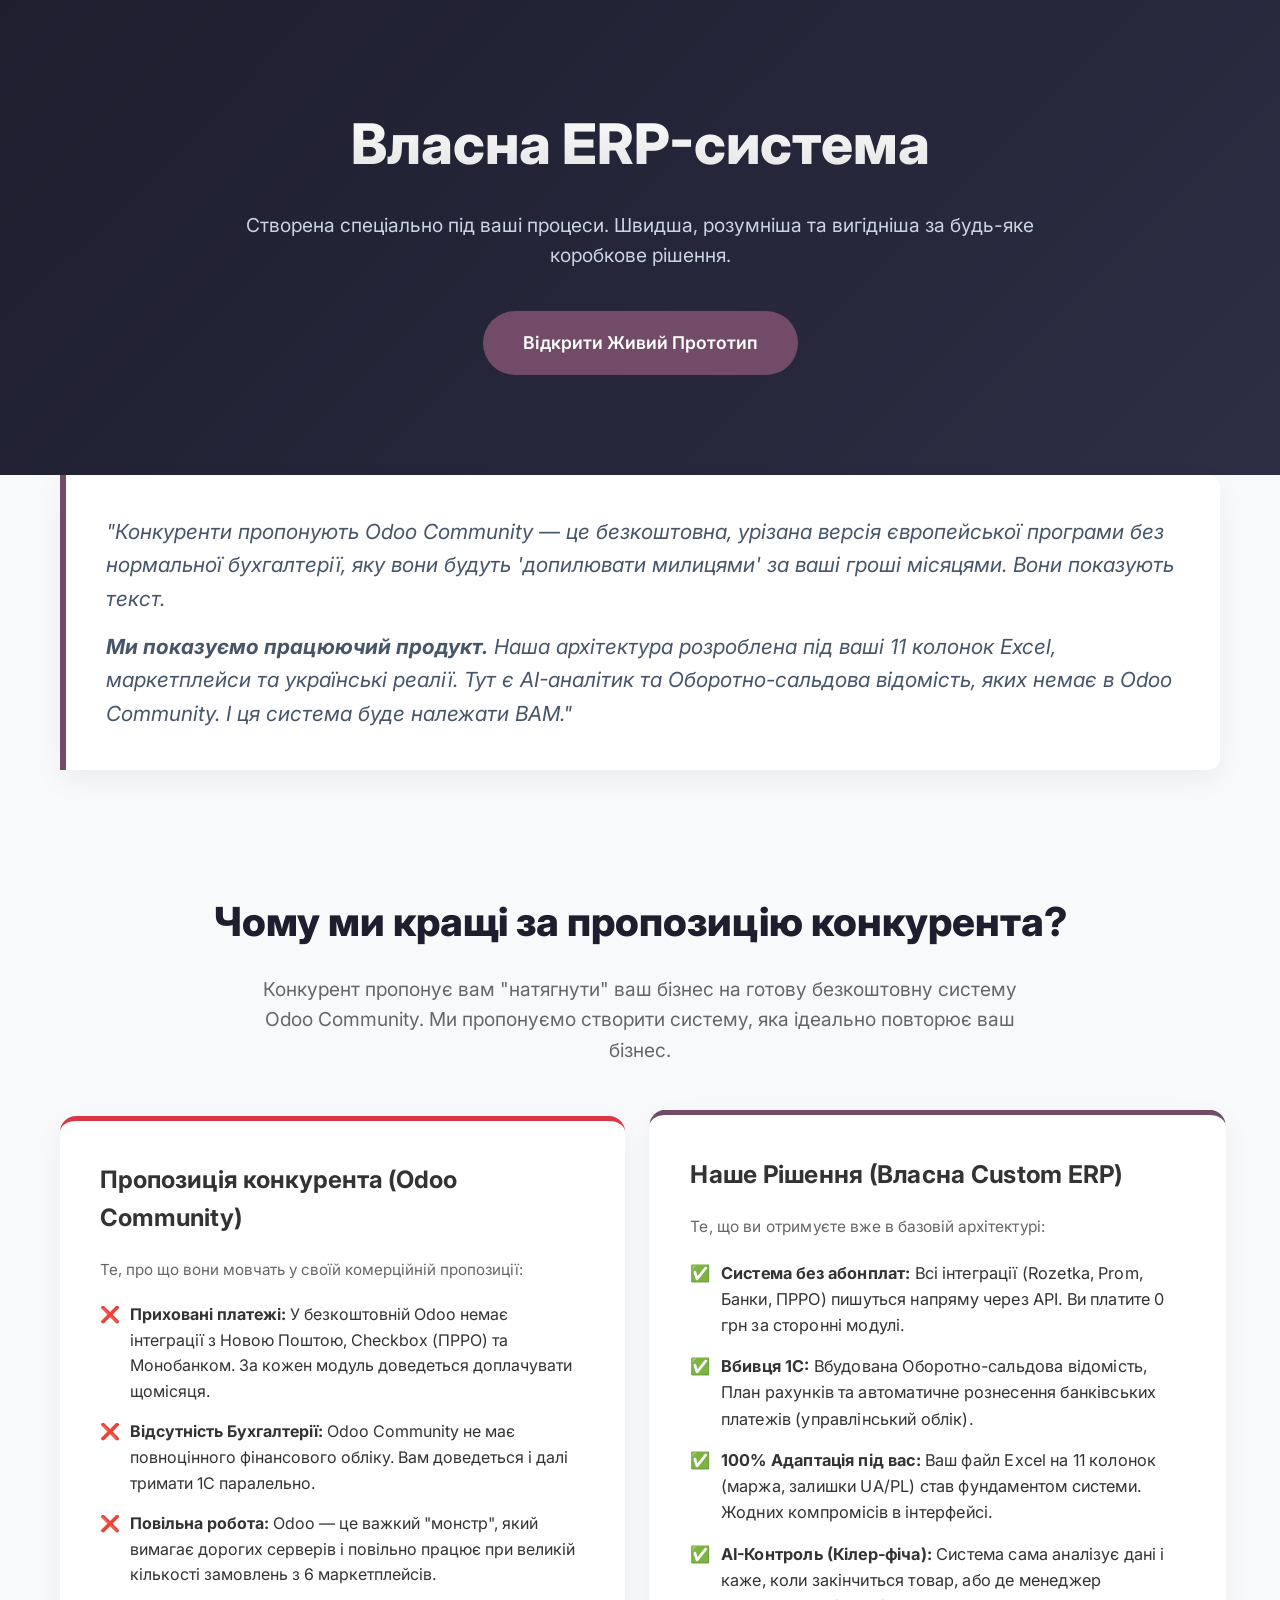
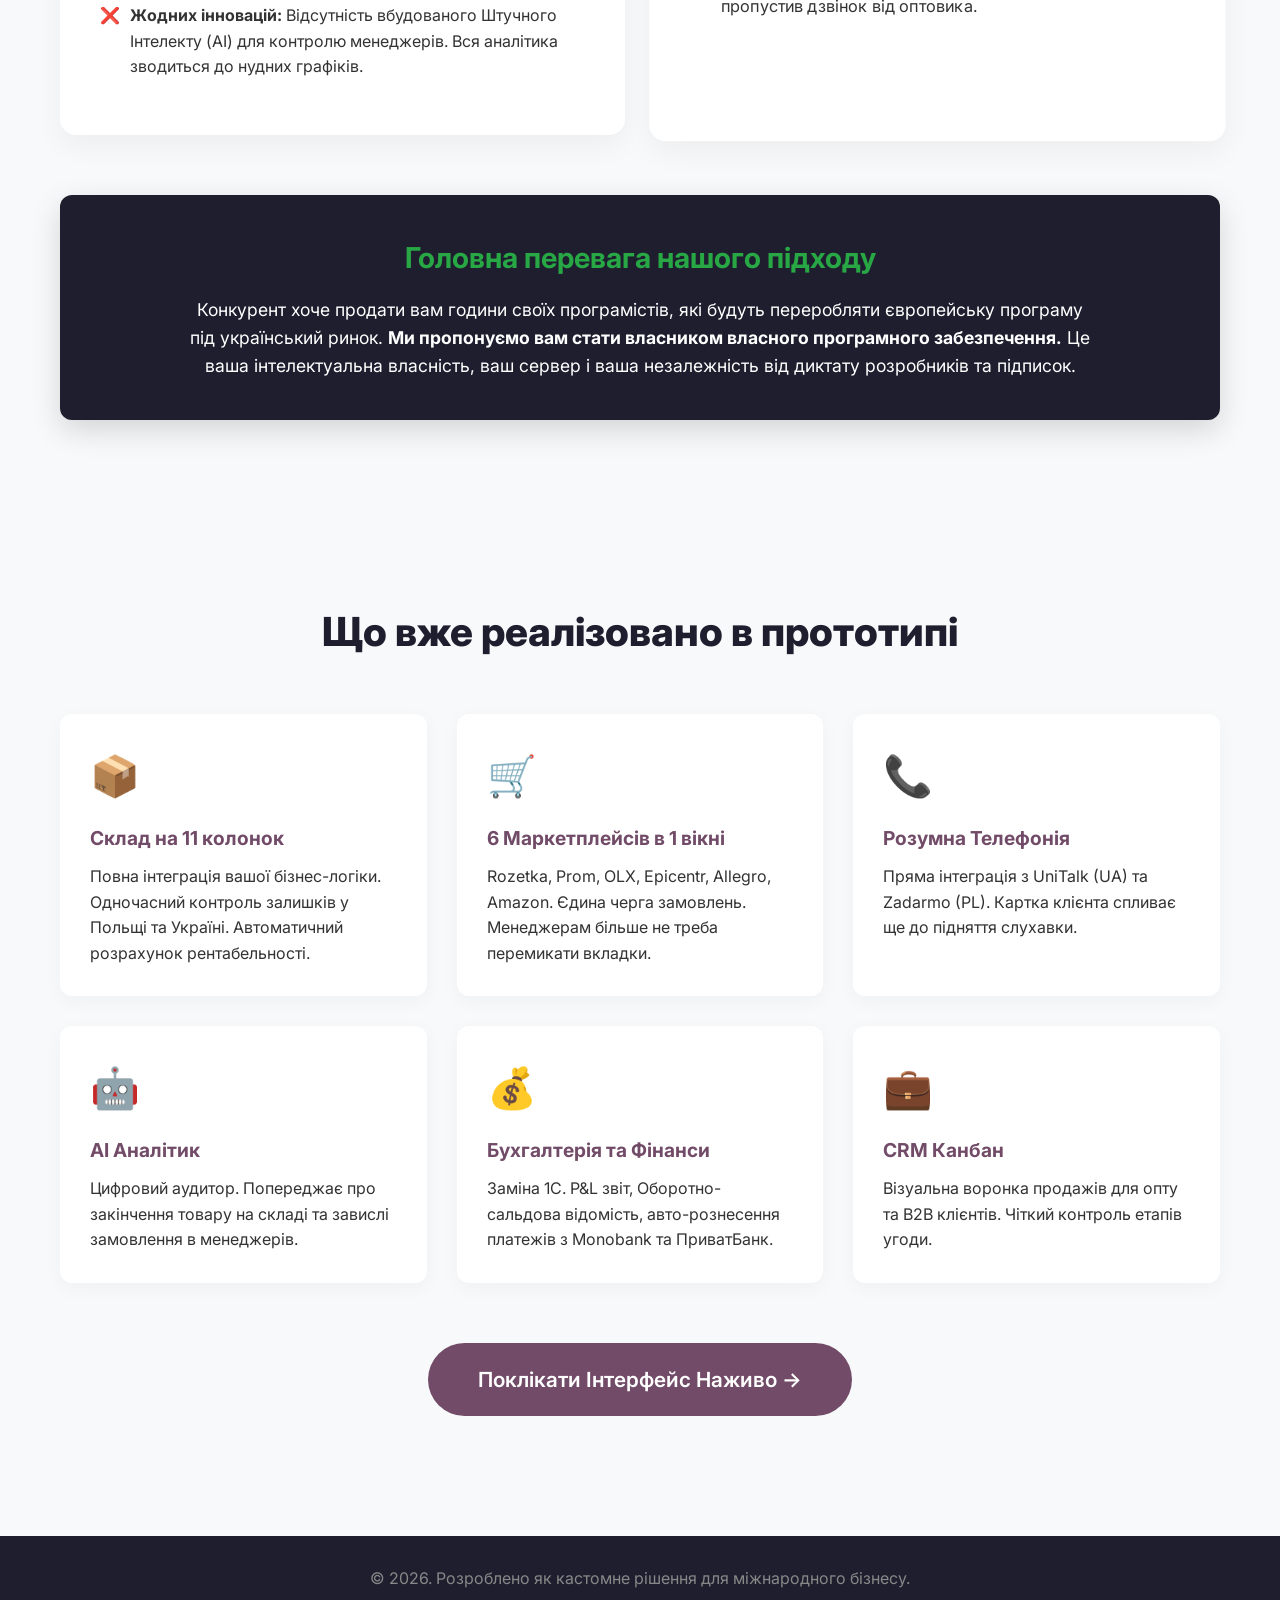
<file: presentation.html>
<!DOCTYPE html>
<html lang="uk">
<head>
    <meta charset="UTF-8">
    <meta name="viewport" content="width=device-width, initial-scale=1.0">
    <title>Комерційна Пропозиція — Найкраща CRM</title>
    <link href="https://fonts.googleapis.com/css2?family=Inter:wght@300;400;600;800&display=swap" rel="stylesheet">
    <style>
        :root {
            --primary: #714B67;
            --primary-light: #8F6B85;
            --dark: #1e1e2f;
            --light: #f8f9fa;
            --accent: #28A745;
            --text: #333;
        }
        
        * { box-sizing: border-box; margin: 0; padding: 0; }
        
        body {
            font-family: 'Inter', sans-serif;
            background-color: var(--light);
            color: var(--text);
            line-height: 1.6;
            overflow-x: hidden;
        }

        /* Animations */
        @keyframes fadeUp {
            from { opacity: 0; transform: translateY(40px); }
            to { opacity: 1; transform: translateY(0); }
        }
        
        @keyframes pulse {
            0% { transform: scale(1); box-shadow: 0 0 0 0 rgba(113, 75, 103, 0.4); }
            70% { transform: scale(1.05); box-shadow: 0 0 0 15px rgba(113, 75, 103, 0); }
            100% { transform: scale(1); box-shadow: 0 0 0 0 rgba(113, 75, 103, 0); }
        }

        .animate { animation: fadeUp 0.8s cubic-bezier(0.16, 1, 0.3, 1) forwards; opacity: 0; }
        .delay-1 { animation-delay: 0.2s; }
        .delay-2 { animation-delay: 0.4s; }
        .delay-3 { animation-delay: 0.6s; }

        /* Hero Section */
        .hero {
            background: linear-gradient(135deg, var(--dark) 0%, #2d2d44 100%);
            color: white;
            padding: 100px 20px;
            text-align: center;
            position: relative;
        }
        
        .hero h1 { font-size: 3.5rem; font-weight: 800; margin-bottom: 20px; background: -webkit-linear-gradient(#fff, #e0e0e0); -webkit-background-clip: text; -webkit-text-fill-color: transparent; }
        .hero p { font-size: 1.2rem; max-width: 800px; margin: 0 auto 40px; color: #cbd5e1; }
        
        .cta-btn {
            display: inline-block;
            background: var(--primary);
            color: white;
            text-decoration: none;
            padding: 18px 40px;
            border-radius: 50px;
            font-weight: 600;
            font-size: 1.1rem;
            transition: all 0.3s;
            animation: pulse 2s infinite;
        }
        .cta-btn:hover { background: var(--primary-light); transform: translateY(-3px); }

        /* Container */
        .container { max-width: 1200px; margin: 0 auto; padding: 60px 20px; }

        /* Killer Pitch Section */
        .killer-pitch {
            background: white;
            border-left: 6px solid var(--primary);
            padding: 40px;
            border-radius: 0 12px 12px 0;
            box-shadow: 0 10px 30px rgba(0,0,0,0.05);
            margin-top: -60px;
            position: relative;
            z-index: 10;
        }
        .killer-pitch p { font-size: 1.3rem; font-style: italic; color: #475569; }

        /* Section Titles */
        .section-title {
            text-align: center; font-size: 2.5rem; font-weight: 800;
            margin-bottom: 50px; color: var(--dark);
        }

        /* Comparison Grid */
        .comparison-grid {
            display: grid; grid-template-columns: 1fr 1fr; gap: 30px; margin-bottom: 60px;
        }
        .comp-card {
            background: white; padding: 40px; border-radius: 16px;
            box-shadow: 0 10px 30px rgba(0,0,0,0.05);
        }
        .comp-card.bad { border-top: 5px solid #DC3545; }
        .comp-card.good { border-top: 5px solid var(--primary); transform: scale(1.02); }
        .comp-card h3 { font-size: 1.5rem; margin-bottom: 20px; }
        .comp-list { list-style: none; }
        .comp-list li { margin-bottom: 15px; padding-left: 30px; position: relative; }
        .comp-card.bad .comp-list li::before { content: "❌"; position: absolute; left: 0; }
        .comp-card.good .comp-list li::before { content: "✅"; position: absolute; left: 0; }

        /* Features Grid */
        .features-grid {
            display: grid; grid-template-columns: repeat(auto-fit, minmax(300px, 1fr)); gap: 30px;
        }
        .feature-card {
            background: white; padding: 30px; border-radius: 12px;
            box-shadow: 0 5px 20px rgba(0,0,0,0.04);
            transition: transform 0.3s;
        }
        .feature-card:hover { transform: translateY(-10px); }
        .feature-icon { font-size: 2.5rem; margin-bottom: 15px; display: inline-block; }
        .feature-card h4 { font-size: 1.2rem; margin-bottom: 10px; color: var(--primary); }

        @media (max-width: 768px) {
            .hero h1 { font-size: 2.2rem; }
            .comparison-grid { grid-template-columns: 1fr; }
            .killer-pitch { padding: 25px; margin-top: 0; }
            .comp-card.good { transform: none; }
        }
    </style>
</head>
<body>

    <!-- HERO SECTION -->
    <section class="hero">
        <div class="animate">
            <h1>Власна ERP-система</h1>
            <p>Створена спеціально під ваші процеси. Швидша, розумніша та вигідніша за будь-яке коробкове рішення.</p>
            <a href="index.html" class="cta-btn">Відкрити Живий Прототип</a>
        </div>
    </section>

    <!-- KILLER PITCH -->
    <div class="container animate delay-1">
        <div class="killer-pitch">
            <p>"Конкуренти пропонують Odoo Community — це безкоштовна, урізана версія європейської програми без нормальної бухгалтерії, яку вони будуть 'допилювати милицями' за ваші гроші місяцями. Вони показують текст.</p>
            <p style="margin-top: 15px;"><strong>Ми показуємо працюючий продукт.</strong> Наша архітектура розроблена під ваші 11 колонок Excel, маркетплейси та українські реалії. Тут є AI-аналітик та Оборотно-сальдова відомість, яких немає в Odoo Community. І ця система буде належати ВАМ."</p>
        </div>
    </div>

    <!-- COMPARISON -->
    <div class="container animate delay-2">
        <h2 class="section-title" style="margin-bottom: 20px;">Чому ми кращі за пропозицію конкурента?</h2>
        <p style="text-align: center; font-size: 1.2rem; color: #666; max-width: 800px; margin: 0 auto 50px;">Конкурент пропонує вам "натягнути" ваш бізнес на готову безкоштовну систему Odoo Community. Ми пропонуємо створити систему, яка ідеально повторює ваш бізнес.</p>
        
        <div class="comparison-grid">
            <div class="comp-card bad">
                <h3>Пропозиція конкурента (Odoo Community)</h3>
                <p style="color: #666; margin-bottom: 20px; font-size: 0.95rem;">Те, про що вони мовчать у своїй комерційній пропозиції:</p>
                <ul class="comp-list">
                    <li><strong>Приховані платежі:</strong> У безкоштовній Odoo немає інтеграції з Новою Поштою, Checkbox (ПРРО) та Монобанком. За кожен модуль доведеться доплачувати щомісяця.</li>
                    <li><strong>Відсутність Бухгалтерії:</strong> Odoo Community не має повноцінного фінансового обліку. Вам доведеться і далі тримати 1С паралельно.</li>
                    <li><strong>Повільна робота:</strong> Odoo — це важкий "монстр", який вимагає дорогих серверів і повільно працює при великій кількості замовлень з 6 маркетплейсів.</li>
                    <li><strong>Жодних інновацій:</strong> Відсутність вбудованого Штучного Інтелекту (AI) для контролю менеджерів. Вся аналітика зводиться до нудних графіків.</li>
                </ul>
            </div>
            <div class="comp-card good">
                <h3>Наше Рішення (Власна Custom ERP)</h3>
                <p style="color: #666; margin-bottom: 20px; font-size: 0.95rem;">Те, що ви отримуєте вже в базовій архітектурі:</p>
                <ul class="comp-list">
                    <li><strong>Система без абонплат:</strong> Всі інтеграції (Rozetka, Prom, Банки, ПРРО) пишуться напряму через API. Ви платите 0 грн за сторонні модулі.</li>
                    <li><strong>Вбивця 1С:</strong> Вбудована Оборотно-сальдова відомість, План рахунків та автоматичне рознесення банківських платежів (управлінський облік).</li>
                    <li><strong>100% Адаптація під вас:</strong> Ваш файл Excel на 11 колонок (маржа, залишки UA/PL) став фундаментом системи. Жодних компромісів в інтерфейсі.</li>
                    <li><strong>AI-Контроль (Кілер-фіча):</strong> Система сама аналізує дані і каже, коли закінчиться товар, або де менеджер пропустив дзвінок від оптовика.</li>
                </ul>
            </div>
        </div>

        <!-- Extra Highlight Block -->
        <div style="background: var(--dark); color: white; padding: 40px; border-radius: 12px; text-align: center; margin-bottom: 60px; box-shadow: 0 10px 30px rgba(0,0,0,0.15);">
            <h3 style="font-size: 1.8rem; margin-bottom: 15px; color: var(--accent);">Головна перевага нашого підходу</h3>
            <p style="font-size: 1.1rem; max-width: 900px; margin: 0 auto;">Конкурент хоче продати вам години своїх програмістів, які будуть переробляти європейську програму під український ринок. <strong>Ми пропонуємо вам стати власником власного програмного забезпечення.</strong> Це ваша інтелектуальна власність, ваш сервер і ваша незалежність від диктату розробників та підписок.</p>
        </div>
    </div>

    <!-- WHAT WE BUILT -->
    <div class="container animate delay-3">
        <h2 class="section-title">Що вже реалізовано в прототипі</h2>
        <div class="features-grid">
            
            <div class="feature-card">
                <div class="feature-icon">📦</div>
                <h4>Склад на 11 колонок</h4>
                <p>Повна інтеграція вашої бізнес-логіки. Одночасний контроль залишків у Польщі та Україні. Автоматичний розрахунок рентабельності.</p>
            </div>

            <div class="feature-card">
                <div class="feature-icon">🛒</div>
                <h4>6 Маркетплейсів в 1 вікні</h4>
                <p>Rozetka, Prom, OLX, Epicentr, Allegro, Amazon. Єдина черга замовлень. Менеджерам більше не треба перемикати вкладки.</p>
            </div>

            <div class="feature-card">
                <div class="feature-icon">📞</div>
                <h4>Розумна Телефонія</h4>
                <p>Пряма інтеграція з UniTalk (UA) та Zadarmo (PL). Картка клієнта спливає ще до підняття слухавки.</p>
            </div>

            <div class="feature-card">
                <div class="feature-icon">🤖</div>
                <h4>AI Аналітик</h4>
                <p>Цифровий аудитор. Попереджає про закінчення товару на складі та завислі замовлення в менеджерів.</p>
            </div>

            <div class="feature-card">
                <div class="feature-icon">💰</div>
                <h4>Бухгалтерія та Фінанси</h4>
                <p>Заміна 1С. P&L звіт, Оборотно-сальдова відомість, авто-рознесення платежів з Monobank та ПриватБанк.</p>
            </div>

            <div class="feature-card">
                <div class="feature-icon">💼</div>
                <h4>CRM Канбан</h4>
                <p>Візуальна воронка продажів для опту та B2B клієнтів. Чіткий контроль етапів угоди.</p>
            </div>

        </div>

        <div style="text-align: center; margin-top: 60px;">
            <a href="index.html" class="cta-btn" style="font-size: 1.3rem; padding: 20px 50px;">Поклікати Інтерфейс Наживо →</a>
        </div>
    </div>

    <!-- FOOTER -->
    <footer style="background: var(--dark); color: #888; text-align: center; padding: 30px; margin-top: 60px;">
        <p>© 2026. Розроблено як кастомне рішення для міжнародного бізнесу.</p>
    </footer>

    <script>
        // Simple scroll animation trigger
        const observer = new IntersectionObserver((entries) => {
            entries.forEach(entry => {
                if (entry.isIntersecting) {
                    entry.target.style.opacity = 1;
                    entry.target.style.animationPlayState = 'running';
                }
            });
        });

        document.querySelectorAll('.animate').forEach((el) => {
            el.style.animationPlayState = 'paused';
            observer.observe(el);
        });
    </script>
</body>
</html>
</file>
<file: styles.css>
@import url('https://fonts.googleapis.com/css2?family=Inter:wght@300;400;500;600;700&display=swap');

:root {
    --odoo-purple: #714B67;
    --odoo-purple-light: #8F6B85;
    --odoo-purple-dark: #5B3A54;
    --odoo-bg: #F0EEEE;
    --odoo-white: #FFFFFF;
    --odoo-border: #DEE2E6;
    --odoo-text: #212529;
    --odoo-text-muted: #6C757D;
    --odoo-success: #28A745;
    --odoo-warning: #FFC107;
    --odoo-danger: #DC3545;
    --odoo-info: #17A2B8;
    --sidebar-width: 220px;
    --topbar-height: 46px;
}

* { margin: 0; padding: 0; box-sizing: border-box; }

body {
    font-family: 'Inter', -apple-system, BlinkMacSystemFont, sans-serif;
    background: var(--odoo-bg);
    color: var(--odoo-text);
    font-size: 13px;
    overflow-x: hidden;
}

/* ===== TOP NAVBAR ===== */
.o-navbar {
    position: fixed; top: 0; left: 0; right: 0;
    height: var(--topbar-height);
    background: var(--odoo-purple);
    display: flex; align-items: center;
    padding: 0 16px; z-index: 1000;
    box-shadow: 0 1px 4px rgba(0,0,0,0.15);
}

.o-navbar-brand {
    color: white; font-weight: 700; font-size: 18px;
    margin-right: 30px; letter-spacing: -0.5px;
    display: flex; align-items: center; gap: 8px;
}

.o-navbar-brand span { font-size: 10px; opacity: 0.7; font-weight: 400; }

.o-mobile-menu-btn { display: none; }

.o-nav-items { display: flex; gap: 2px; flex: 1; }

.o-nav-item {
    color: rgba(255,255,255,0.85); padding: 8px 14px;
    border-radius: 4px; cursor: pointer; font-size: 13px;
    font-weight: 500; transition: all 0.15s;
    display: flex; align-items: center; gap: 6px;
    white-space: nowrap;
}

.o-nav-item:hover { background: rgba(255,255,255,0.15); color: #fff; }
.o-nav-item.active { background: rgba(255,255,255,0.2); color: #fff; }

.o-nav-right {
    display: flex; align-items: center; gap: 12px; margin-left: auto;
}

.o-nav-badge {
    background: var(--odoo-danger); color: #fff;
    border-radius: 10px; padding: 1px 6px; font-size: 10px;
    font-weight: 600; min-width: 18px; text-align: center;
}

.o-user-menu {
    display: flex; align-items: center; gap: 8px;
    color: #fff; cursor: pointer; padding: 4px 8px;
    border-radius: 4px; transition: 0.15s;
}

.o-user-menu:hover { background: rgba(255,255,255,0.15); }

.o-user-avatar {
    width: 28px; height: 28px; border-radius: 50%;
    background: rgba(255,255,255,0.3); display: flex;
    align-items: center; justify-content: center;
    font-weight: 600; font-size: 12px;
}

/* ===== SIDEBAR ===== */
.o-sidebar {
    position: fixed; top: var(--topbar-height); left: 0;
    width: var(--sidebar-width); height: calc(100vh - var(--topbar-height));
    background: var(--odoo-white); border-right: 1px solid var(--odoo-border);
    overflow-y: auto; z-index: 900; padding: 8px 0;
}

.o-sidebar-section { padding: 12px 16px 6px; font-size: 11px; color: var(--odoo-text-muted); text-transform: uppercase; font-weight: 600; letter-spacing: 0.5px; }

.o-sidebar-item {
    display: flex; align-items: center; gap: 10px;
    padding: 9px 16px; cursor: pointer; color: var(--odoo-text);
    transition: all 0.12s; font-size: 13px; border-left: 3px solid transparent;
}

.o-sidebar-item:hover { background: #F5F0F4; color: var(--odoo-purple); }
.o-sidebar-item.active { background: #F0E8ED; color: var(--odoo-purple); border-left-color: var(--odoo-purple); font-weight: 600; }

.o-sidebar-icon { width: 20px; text-align: center; font-size: 15px; }

.o-sidebar-badge {
    margin-left: auto; background: var(--odoo-purple);
    color: #fff; border-radius: 10px; padding: 1px 7px;
    font-size: 10px; font-weight: 600;
}

/* ===== MAIN CONTENT ===== */
.o-main {
    margin-left: var(--sidebar-width);
    margin-top: var(--topbar-height);
    padding: 0;
    min-height: calc(100vh - var(--topbar-height));
}

/* ===== CONTROL PANEL (Odoo-style breadcrumb + actions) ===== */
.o-control-panel {
    background: var(--odoo-white);
    border-bottom: 1px solid var(--odoo-border);
    padding: 10px 24px;
    display: flex; align-items: center; justify-content: space-between;
    position: sticky; top: var(--topbar-height); z-index: 100;
}

.o-breadcrumb { display: flex; align-items: center; gap: 8px; }

.o-breadcrumb-item {
    font-size: 20px; font-weight: 600; color: var(--odoo-text);
}

.o-breadcrumb-sep { color: var(--odoo-text-muted); font-size: 14px; }

.o-cp-actions { display: flex; gap: 8px; align-items: center; }

.o-btn {
    padding: 7px 16px; border-radius: 4px; font-size: 13px;
    font-weight: 500; cursor: pointer; border: 1px solid var(--odoo-border);
    background: var(--odoo-white); color: var(--odoo-text);
    transition: all 0.15s; display: flex; align-items: center; gap: 6px;
}

.o-btn:hover { background: #f8f9fa; }

.o-btn-primary {
    background: var(--odoo-purple); color: #fff;
    border-color: var(--odoo-purple);
}

.o-btn-primary:hover { background: var(--odoo-purple-dark); }

.o-btn-success { background: var(--odoo-success); color: #fff; border-color: var(--odoo-success); }
.o-btn-success:hover { background: #218838; }

/* ===== CONTENT AREA ===== */
.o-content { padding: 20px 24px; }

/* ===== STAT CARDS (KPI) ===== */
.o-stats-row {
    display: grid;
    grid-template-columns: repeat(auto-fit, minmax(200px, 1fr));
    gap: 16px; margin-bottom: 24px;
}

.o-stat-card {
    background: var(--odoo-white); border: 1px solid var(--odoo-border);
    border-radius: 8px; padding: 20px; transition: box-shadow 0.2s;
}

.o-stat-card:hover { box-shadow: 0 2px 8px rgba(0,0,0,0.08); }
.o-stat-card.accent { border-left: 4px solid var(--odoo-purple); }
.o-stat-card.success { border-left: 4px solid var(--odoo-success); }
.o-stat-card.warning { border-left: 4px solid var(--odoo-warning); }
.o-stat-card.danger { border-left: 4px solid var(--odoo-danger); }

.o-stat-label { font-size: 12px; color: var(--odoo-text-muted); text-transform: uppercase; font-weight: 500; margin-bottom: 6px; }
.o-stat-value { font-size: 26px; font-weight: 700; color: var(--odoo-text); }
.o-stat-sub { font-size: 12px; color: var(--odoo-success); margin-top: 4px; font-weight: 500; }

/* ===== DATA TABLE (Odoo list view) ===== */
.o-table-wrap {
    background: var(--odoo-white); border: 1px solid var(--odoo-border);
    border-radius: 8px; overflow: hidden; margin-bottom: 24px;
}

.o-table-header {
    padding: 12px 20px; border-bottom: 1px solid var(--odoo-border);
    display: flex; justify-content: space-between; align-items: center;
}

.o-table-title { font-size: 15px; font-weight: 600; }

.o-search-box {
    padding: 6px 12px; border: 1px solid var(--odoo-border);
    border-radius: 4px; font-size: 13px; width: 240px;
    outline: none; transition: 0.2s;
}

.o-search-box:focus { border-color: var(--odoo-purple); box-shadow: 0 0 0 2px rgba(113,75,103,0.15); }

table.o-table {
    width: 100%; border-collapse: collapse;
}

table.o-table thead th {
    text-align: left; padding: 10px 16px; font-size: 12px;
    font-weight: 600; color: var(--odoo-text-muted);
    text-transform: uppercase; letter-spacing: 0.3px;
    border-bottom: 2px solid var(--odoo-border);
    background: #FAFAFA; cursor: pointer; user-select: none;
}

table.o-table thead th:hover { color: var(--odoo-purple); }

table.o-table tbody tr {
    border-bottom: 1px solid #f0f0f0; transition: background 0.1s;
}

table.o-table tbody tr:hover { background: #F9F5F8; }

table.o-table tbody td {
    padding: 12px 16px; font-size: 13px; vertical-align: middle;
}

/* ===== BADGES ===== */
.o-badge {
    display: inline-block; padding: 3px 10px; border-radius: 12px;
    font-size: 11px; font-weight: 600; text-transform: uppercase;
}

.o-badge-new { background: #E8F5E9; color: #2E7D32; }
.o-badge-process { background: #FFF3E0; color: #E65100; }
.o-badge-done { background: #E3F2FD; color: #1565C0; }
.o-badge-cancel { background: #FFEBEE; color: #C62828; }

.o-stock-tag { display: flex; gap: 12px; }
.o-stock-ua { color: #1565C0; font-weight: 600; }
.o-stock-pl { color: #AD1457; font-weight: 600; }

.o-margin-good { color: var(--odoo-success); font-weight: 600; }
.o-margin-low { color: var(--odoo-warning); font-weight: 600; }
.o-margin-bad { color: var(--odoo-danger); font-weight: 600; }

/* ===== KANBAN BOARD (CRM Pipeline) ===== */
.o-kanban-board {
    display: flex; gap: 16px; overflow-x: auto;
    padding-bottom: 16px; min-height: 500px;
}

.o-kanban-column {
    min-width: 280px; max-width: 300px; flex-shrink: 0;
    background: #F5F5F5; border-radius: 8px;
    display: flex; flex-direction: column;
}

.o-kanban-col-header {
    padding: 14px 16px; font-weight: 600; font-size: 14px;
    border-bottom: 2px solid var(--odoo-border);
    display: flex; justify-content: space-between; align-items: center;
}

.o-kanban-col-count {
    background: var(--odoo-purple); color: #fff;
    border-radius: 10px; padding: 1px 8px; font-size: 11px;
}

.o-kanban-col-body { padding: 8px; flex: 1; overflow-y: auto; }

.o-kanban-card {
    background: var(--odoo-white); border: 1px solid var(--odoo-border);
    border-radius: 6px; padding: 14px; margin-bottom: 8px;
    cursor: grab; transition: box-shadow 0.15s;
}

.o-kanban-card:hover { box-shadow: 0 2px 8px rgba(0,0,0,0.1); }

.o-kanban-card-title { font-weight: 600; font-size: 13px; margin-bottom: 6px; }
.o-kanban-card-sub { font-size: 12px; color: var(--odoo-text-muted); margin-bottom: 8px; }
.o-kanban-card-amount { font-weight: 700; color: var(--odoo-purple); font-size: 14px; }
.o-kanban-card-tag { font-size: 10px; padding: 2px 6px; border-radius: 3px; background: #F0E8ED; color: var(--odoo-purple); }

/* ===== TELEPHONY PANEL ===== */
.o-phone-panel {
    position: fixed; bottom: 20px; right: 20px;
    width: 320px; background: var(--odoo-white);
    border-radius: 12px; box-shadow: 0 4px 24px rgba(0,0,0,0.15);
    border: 1px solid var(--odoo-border); z-index: 1100;
    overflow: hidden; display: none;
}

.o-phone-panel.open { display: block; animation: slideUp 0.3s ease; }

@keyframes slideUp {
    from { transform: translateY(20px); opacity: 0; }
    to { transform: translateY(0); opacity: 1; }
}

.o-phone-header {
    background: var(--odoo-purple); color: #fff;
    padding: 14px 16px; display: flex;
    justify-content: space-between; align-items: center;
}

.o-phone-body { padding: 20px; text-align: center; }

.o-phone-number { font-size: 22px; font-weight: 700; margin: 12px 0; letter-spacing: 1px; }
.o-phone-status { font-size: 12px; color: var(--odoo-text-muted); margin-bottom: 16px; }

.o-phone-actions { display: flex; justify-content: center; gap: 16px; margin-top: 12px; }

.o-phone-btn {
    width: 48px; height: 48px; border-radius: 50%;
    border: none; cursor: pointer; font-size: 18px;
    display: flex; align-items: center; justify-content: center;
    transition: transform 0.15s;
}

.o-phone-btn:hover { transform: scale(1.1); }
.o-phone-btn-accept { background: var(--odoo-success); color: #fff; }
.o-phone-btn-reject { background: var(--odoo-danger); color: #fff; }
.o-phone-btn-mute { background: #eee; color: #333; }

/* ===== PHONE TOGGLE FAB ===== */
.o-phone-fab {
    position: fixed; bottom: 20px; right: 20px;
    width: 52px; height: 52px; border-radius: 50%;
    background: var(--odoo-purple); color: #fff;
    border: none; font-size: 22px; cursor: pointer;
    box-shadow: 0 4px 16px rgba(113,75,103,0.4);
    z-index: 1050; transition: transform 0.2s;
    display: flex; align-items: center; justify-content: center;
}

.o-phone-fab:hover { transform: scale(1.1); }

/* ===== SETTINGS / USERS ===== */
.o-settings-grid {
    display: grid; grid-template-columns: 1fr 1fr;
    gap: 20px;
}

.o-settings-card {
    background: var(--odoo-white); border: 1px solid var(--odoo-border);
    border-radius: 8px; padding: 24px;
}

.o-settings-card h3 { font-size: 16px; margin-bottom: 16px; color: var(--odoo-purple); }

.o-form-group { margin-bottom: 14px; }
.o-form-label { display: block; font-size: 12px; font-weight: 600; color: var(--odoo-text-muted); margin-bottom: 4px; text-transform: uppercase; }

.o-form-input {
    width: 100%; padding: 8px 12px; border: 1px solid var(--odoo-border);
    border-radius: 4px; font-size: 13px; outline: none;
}

.o-form-input:focus { border-color: var(--odoo-purple); box-shadow: 0 0 0 2px rgba(113,75,103,0.15); }

.o-form-select {
    width: 100%; padding: 8px 12px; border: 1px solid var(--odoo-border);
    border-radius: 4px; font-size: 13px; background: #fff;
}

/* ===== PAGE SECTIONS ===== */
.o-page { display: none; }
.o-page.active { display: block; }

/* ===== CHARTS PLACEHOLDER ===== */
.o-chart-container {
    background: var(--odoo-white); border: 1px solid var(--odoo-border);
    border-radius: 8px; padding: 20px; margin-bottom: 24px;
}

.o-chart-title { font-size: 15px; font-weight: 600; margin-bottom: 16px; }

.o-bar-chart { display: flex; align-items: flex-end; gap: 12px; height: 200px; padding: 0 20px; }

.o-bar {
    flex: 1; border-radius: 4px 4px 0 0;
    position: relative; min-width: 30px;
    transition: height 0.5s ease;
}

.o-bar-label {
    position: absolute; bottom: -22px; left: 50%;
    transform: translateX(-50%); font-size: 10px;
    color: var(--odoo-text-muted); white-space: nowrap;
}

.o-bar-value {
    position: absolute; top: -20px; left: 50%;
    transform: translateX(-50%); font-size: 11px;
    font-weight: 600; white-space: nowrap;
}

/* ===== TWO COLUMN LAYOUT ===== */
.o-grid-2 { display: grid; grid-template-columns: 2fr 1fr; gap: 20px; }
.o-grid-equal { display: grid; grid-template-columns: 1fr 1fr; gap: 20px; }

/* ===== PURCHASE MODULE ===== */
.o-purchase-status { display: flex; gap: 8px; align-items: center; }
.o-status-dot { width: 8px; height: 8px; border-radius: 50%; }
.o-status-dot.green { background: var(--odoo-success); }
.o-status-dot.yellow { background: var(--odoo-warning); }
.o-status-dot.red { background: var(--odoo-danger); }

/* ===== RESPONSIVE ===== */
/* ===== AI ANALYTICS MODULE ===== */
.ai-section { margin-bottom: 28px; }

.ai-section-title {
    font-size: 16px; font-weight: 700; margin-bottom: 14px;
    padding-bottom: 8px; border-bottom: 2px solid var(--odoo-border);
}

.ai-card {
    background: var(--odoo-white); border: 1px solid var(--odoo-border);
    border-radius: 8px; padding: 18px; margin-bottom: 12px;
    transition: box-shadow 0.2s, transform 0.2s;
    animation: fadeIn 0.4s ease;
}

.ai-card:hover { box-shadow: 0 3px 12px rgba(0,0,0,0.08); transform: translateX(4px); }

.ai-card.ai-critical { border-left: 4px solid var(--odoo-danger); }
.ai-card.ai-warning { border-left: 4px solid var(--odoo-warning); }
.ai-card.ai-good { border-left: 4px solid var(--odoo-success); }

.ai-card-header {
    display: flex; align-items: center; gap: 10px; margin-bottom: 8px;
}

.ai-icon { font-size: 18px; }

.ai-card-title { font-weight: 600; font-size: 14px; }

.ai-card-body {
    font-size: 13px; color: var(--odoo-text-muted); line-height: 1.6;
    padding-left: 28px;
}

.ai-card-action { padding-left: 28px; margin-top: 10px; }

@keyframes fadeIn {
    from { opacity: 0; transform: translateY(8px); }
    to { opacity: 1; transform: translateY(0); }
}

/* ===== RESPONSIVE ===== */
@media (max-width: 1024px) {
    .o-sidebar { width: 60px; }
    .o-sidebar-item span { display: none; }
    .o-sidebar-section { display: none; }
    .o-sidebar-badge { display: none; }
    .o-main { margin-left: 60px; }
    .o-grid-2, .o-grid-equal, .o-settings-grid { grid-template-columns: 1fr; }
}

@media (max-width: 768px) {
    .o-mobile-menu-btn { 
        display: flex; align-items: center; justify-content: center; 
        width: 36px; height: 36px; color: white; font-size: 22px; 
        cursor: pointer; margin-right: 12px; margin-left: -4px;
    }
    
    .o-navbar-brand { font-size: 15px; margin-right: auto; }
    .o-navbar-brand span { display: none; }
    
    .o-nav-items { display: none; } /* Hide top nav items on mobile to save space, use sidebar */
    
    .o-sidebar {
        width: 260px;
        transform: translateX(-100%);
        transition: transform 0.3s cubic-bezier(0.4, 0, 0.2, 1);
        box-shadow: 4px 0 15px rgba(0,0,0,0.15);
        z-index: 2000;
        top: 0;
        height: 100vh;
        padding-top: 20px;
    }
    .o-sidebar.open { transform: translateX(0); }
    
    /* Restore text in open sidebar */
    .o-sidebar-item span { display: inline-block; }
    .o-sidebar-section { display: block; }
    .o-sidebar-badge { display: inline-block; }
    
    .o-main { margin-left: 0; width: 100vw; max-width: 100vw; overflow-x: hidden; }
    .o-content { padding: 16px; }
    
    .o-control-panel { flex-direction: column; align-items: flex-start; gap: 12px; padding: 12px 16px; width: 100%; }
    .o-cp-actions { width: 100%; overflow-x: auto; padding-bottom: 4px; display: flex; flex-wrap: nowrap; }
    
    .o-stats-row { grid-template-columns: 1fr; gap: 12px; }
    .o-stat-card { padding: 16px; }
    
    /* Table Fixes */
    .o-table-header { flex-direction: column; align-items: flex-start; gap: 10px; }
    .o-search-box { width: 100%; }
    
    .o-table-wrap { border-radius: 0; border-left: none; border-right: none; margin: 0 -16px 24px; width: calc(100% + 32px); max-width: 100vw; }
    .o-table-wrap table { display: block; overflow-x: auto; white-space: nowrap; -webkit-overflow-scrolling: touch; }
    
    .o-kanban-board { padding-bottom: 20px; }
    .o-kanban-column { min-width: 85vw; max-width: 85vw; }
    
    .o-phone-panel { width: 90vw; right: 5vw; bottom: 80px; }
}
</file>
